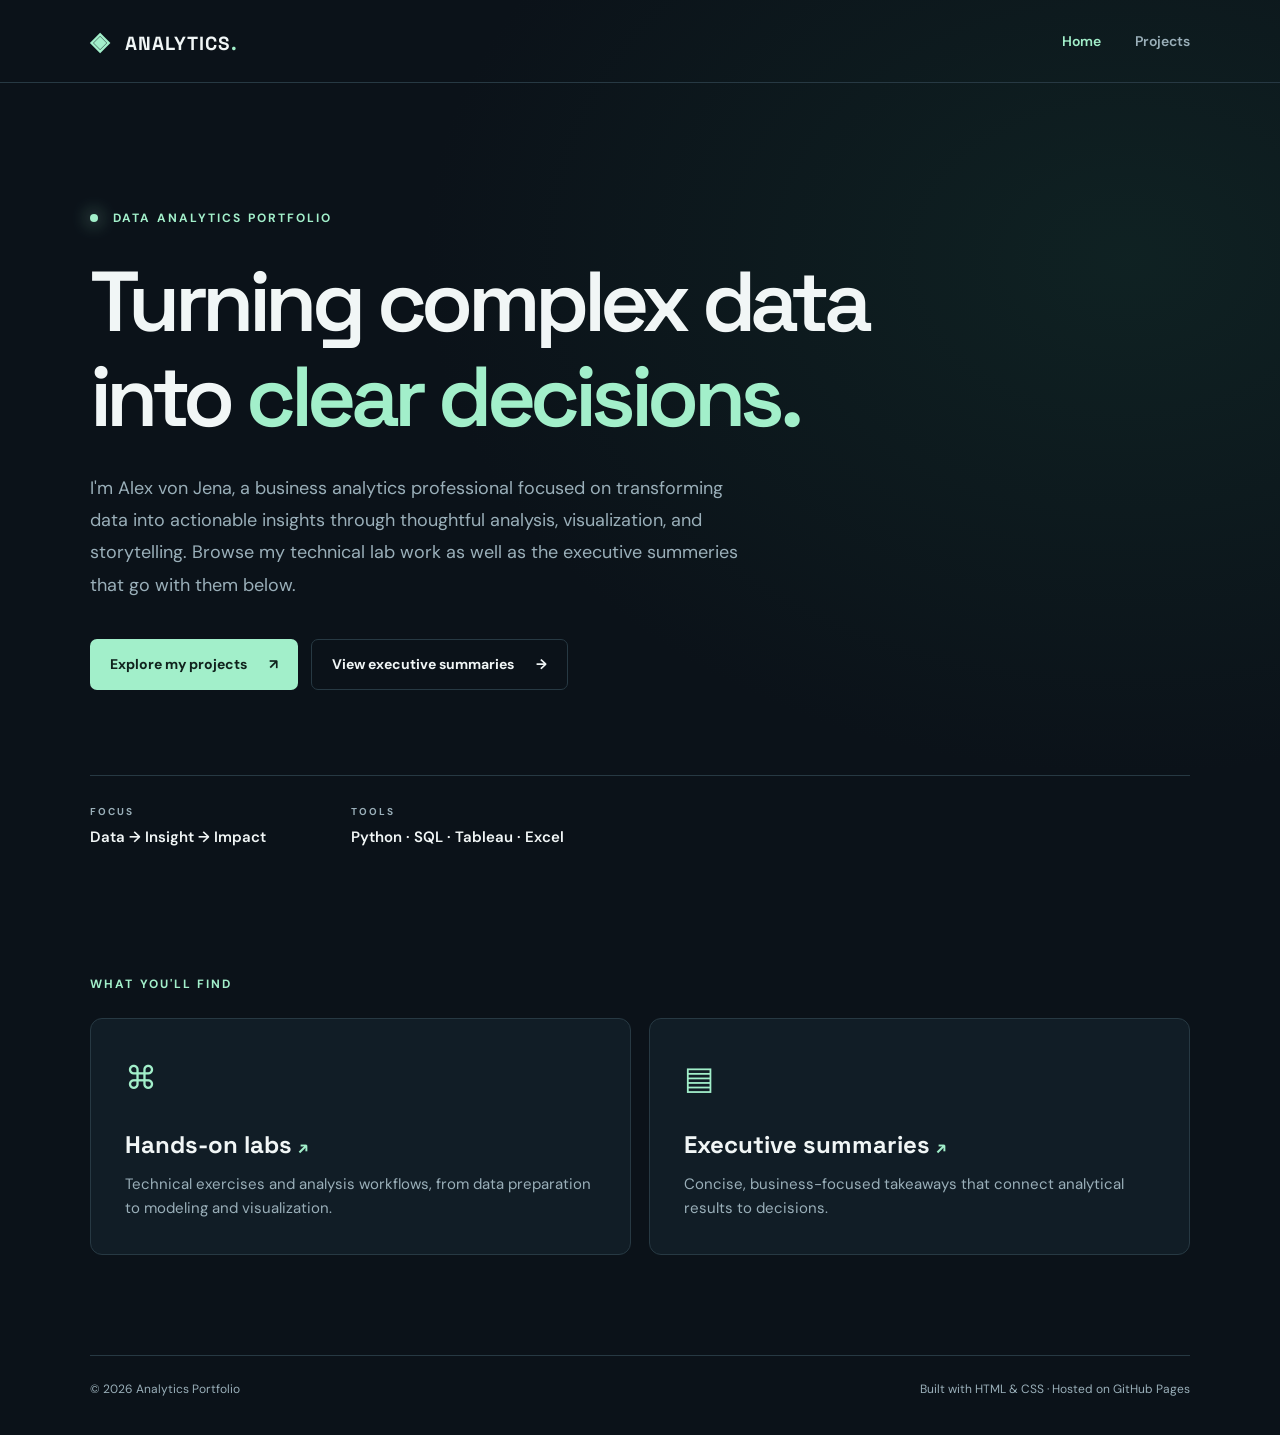
<file: index.html>
<!doctype html>
<html lang="en"><head><meta charset="utf-8"><meta name="viewport" content="width=device-width,initial-scale=1"><meta name="description" content="Data analytics portfolio featuring labs and executive summaries."><title>Analytics Portfolio | Home</title><link rel="stylesheet" href="styles.css"></head>
<body><header class="site-header"><div class="shell nav"><a class="brand" href="index.html"><span class="brand-mark">◈</span> ANALYTICS<span class="accent">.</span></a><nav aria-label="Main navigation"><a class="active" aria-current="page" href="index.html">Home</a><a href="projects.html">Projects</a></nav></div></header>
<main><section class="hero shell"><div class="eyebrow"><span class="dot"></span> DATA ANALYTICS PORTFOLIO</div><h1>Turning complex data<br>into <em>clear decisions.</em></h1><p class="lede">I'm Alex von Jena, a business analytics professional focused on transforming data into actionable insights through thoughtful analysis, visualization, and storytelling. Browse my technical lab work as well as the executive summeries that go with them below.</p><div class="actions"><a class="btn primary" href="projects.html">Explore my projects <span aria-hidden="true">↗</span></a><a class="btn secondary" href="projects.html#summaries">View executive summaries <span aria-hidden="true">→</span></a></div><div class="hero-rule"></div><div class="stats"><div><span class="stat-label">FOCUS</span><strong>Data → Insight → Impact</strong></div><div><span class="stat-label">TOOLS</span><strong>Python · SQL · Tableau · Excel</strong></div></div></section><section class="shell home-bottom"><div class="section-kicker">WHAT YOU'LL FIND</div><div class="feature-grid"><a class="feature" href="projects.html#labs"><span class="feature-icon">⌘</span><h2>Hands-on labs <span>↗</span></h2><p>Technical exercises and analysis workflows, from data preparation to modeling and visualization.</p></a><a class="feature" href="projects.html#summaries"><span class="feature-icon">▤</span><h2>Executive summaries <span>↗</span></h2><p>Concise, business-focused takeaways that connect analytical results to decisions.</p></a></div></section></main><footer class="shell footer"><span>© <span id="year"></span> Analytics Portfolio</span><span>Built with HTML & CSS · Hosted on GitHub Pages</span></footer><script>document.getElementById('year').textContent=new Date().getFullYear()</script></body></html>
</file>
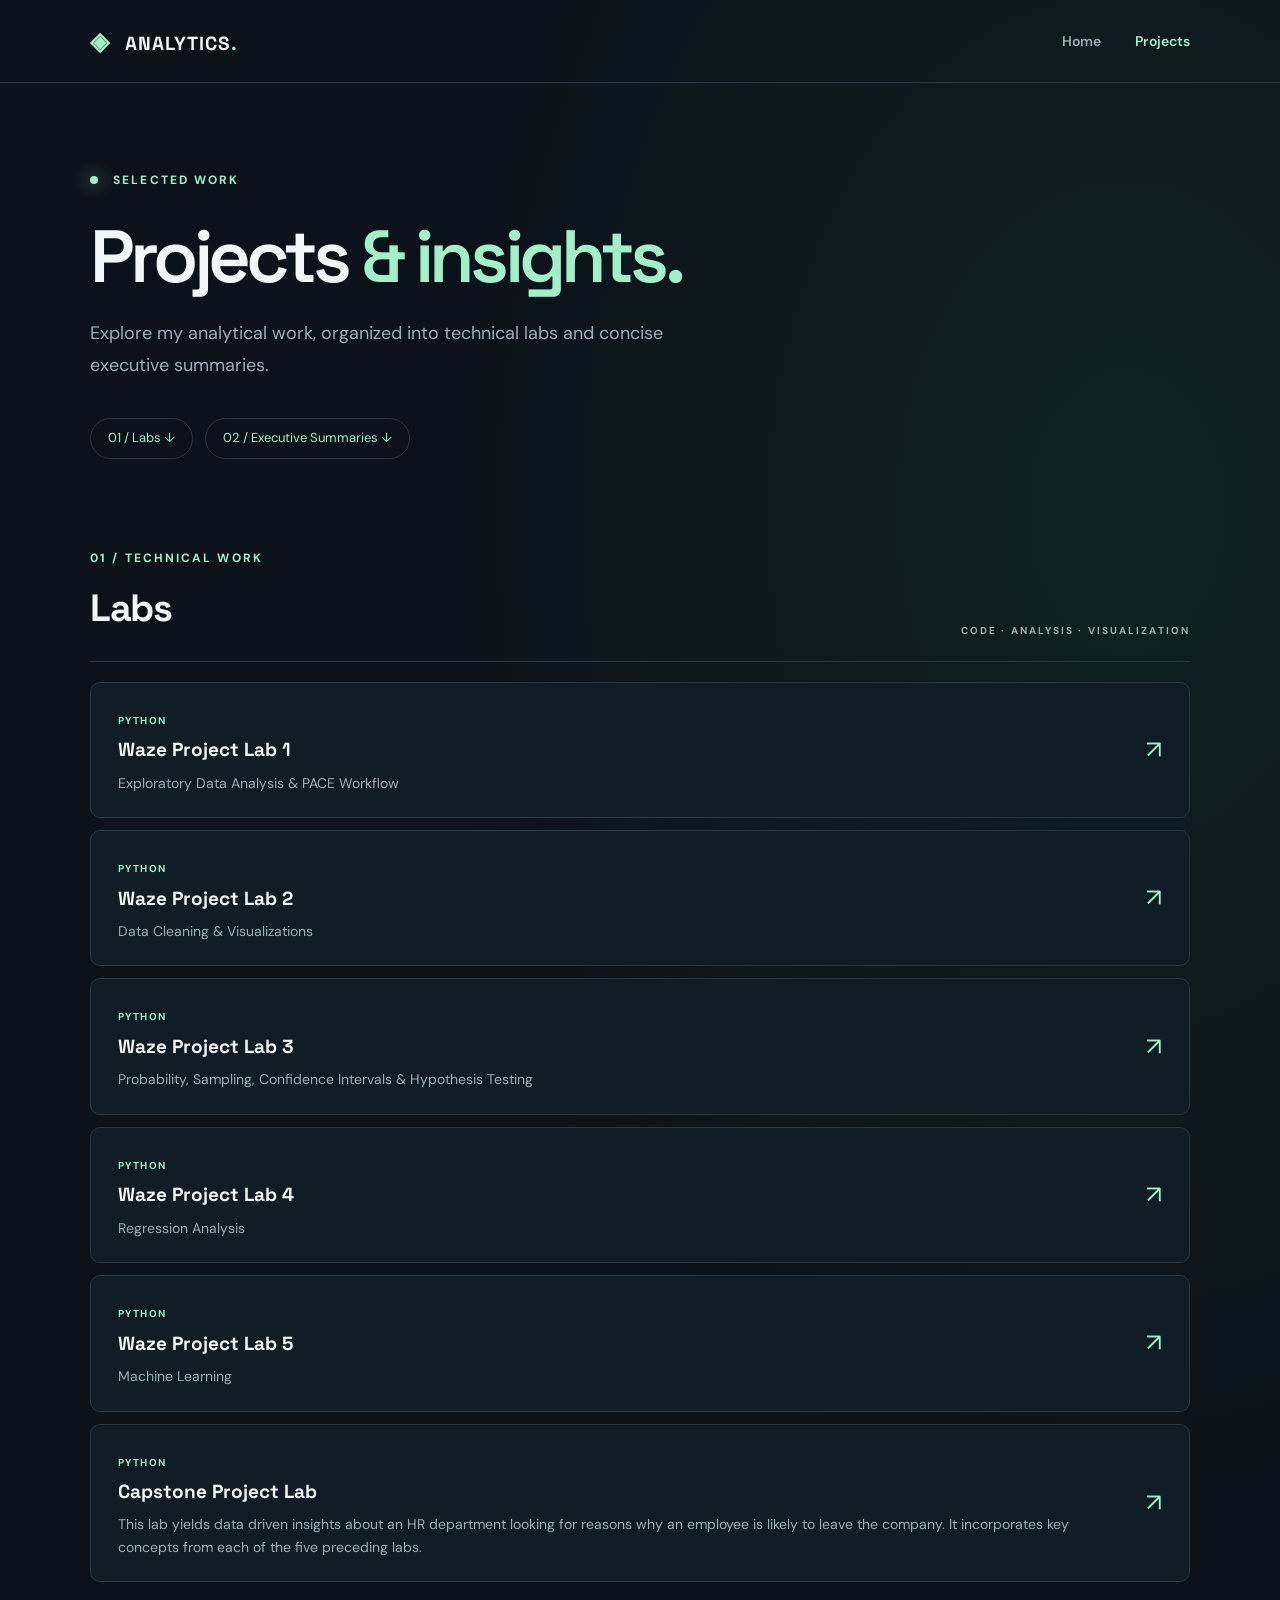
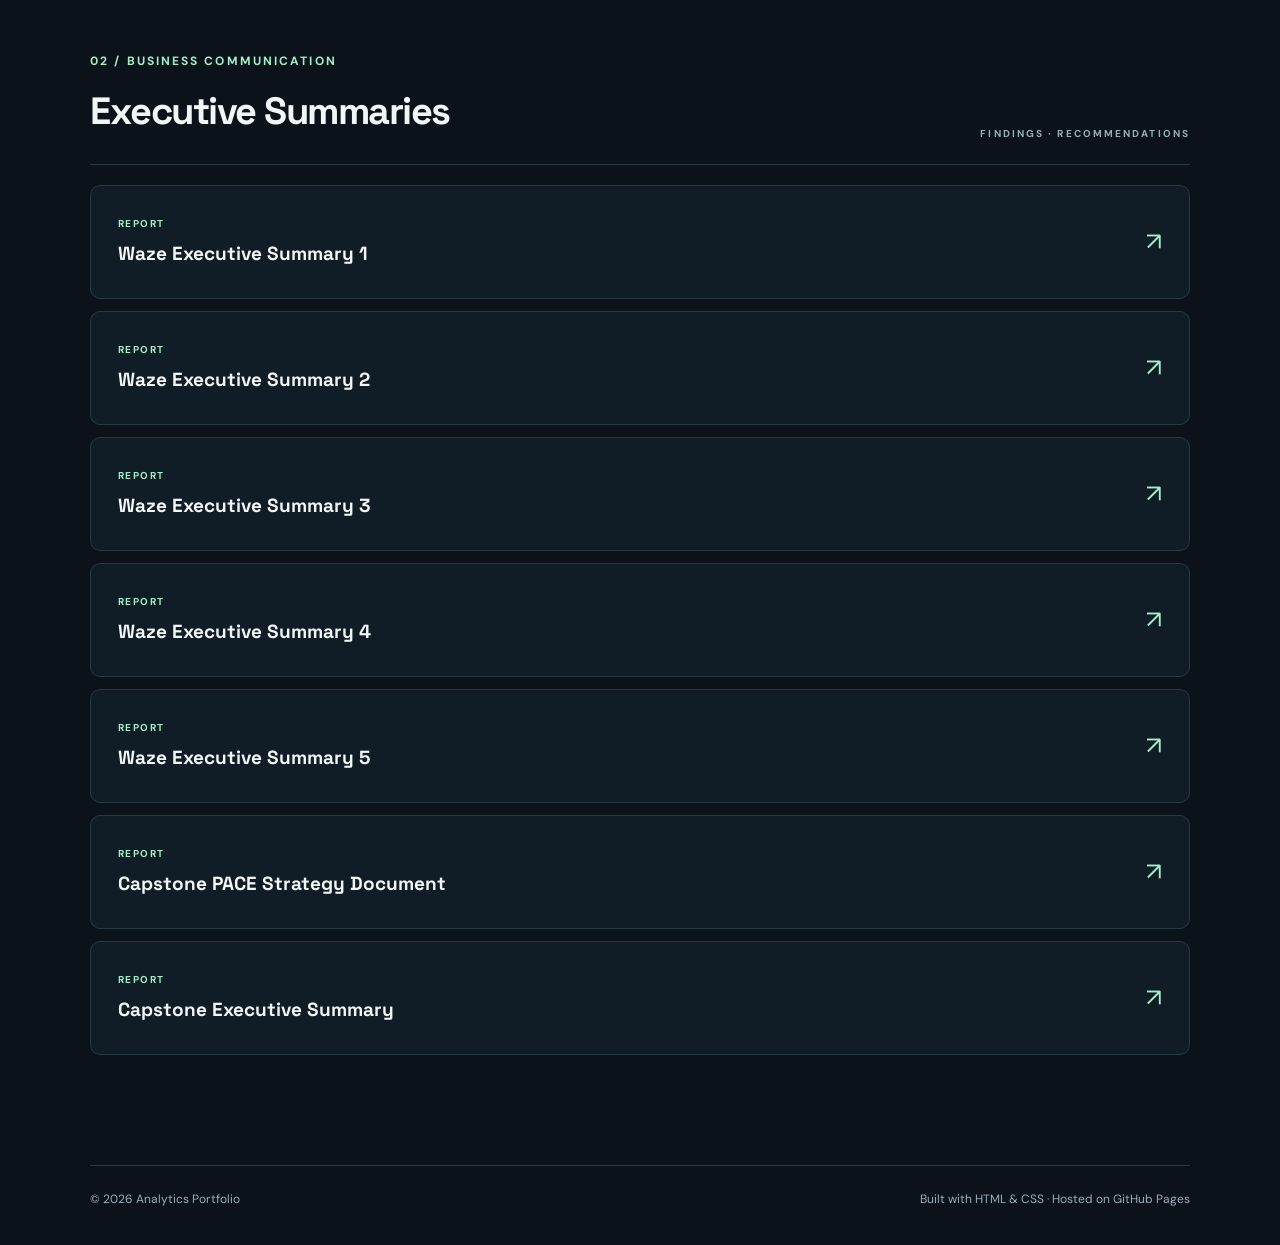
<file: projects.html>
<!doctype html>
<html lang="en"><head><meta charset="utf-8"><meta name="viewport" content="width=device-width,initial-scale=1"><meta name="description" content="Browse Labs and Executive Summaries."><title>Analytics Portfolio | Projects</title><link rel="stylesheet" href="styles.css"></head>
<body><header class="site-header"><div class="shell nav"><a class="brand" href="index.html"><span class="brand-mark">◈</span> ANALYTICS<span class="accent">.</span></a><nav aria-label="Main navigation"><a href="index.html">Home</a><a class="active" aria-current="page" href="projects.html">Projects</a></nav></div></header><main class="shell project-main"><div class="eyebrow"><span class="dot"></span> SELECTED WORK</div><h1>Projects <em>& insights.</em></h1><p class="lede project-lede">Explore my analytical work, organized into technical labs and concise executive summaries.</p><div class="jump-links"><a href="#labs">01 / Labs ↓</a><a href="#summaries">02 / Executive Summaries ↓</a></div><section class="project-section" id="labs"><div class="section-heading"><div><div class="section-kicker">01 / TECHNICAL WORK</div><h2>Labs</h2></div><span class="section-aside">CODE · ANALYSIS · VISUALIZATION</span></div><div id="labs-list" class="project-list"></div></section><section class="project-section" id="summaries"><div class="section-heading"><div><div class="section-kicker">02 / BUSINESS COMMUNICATION</div><h2>Executive Summaries</h2></div><span class="section-aside">FINDINGS · RECOMMENDATIONS</span></div><div id="summaries-list" class="project-list"></div></section></main><footer class="shell footer"><span>© <span id="year"></span> Analytics Portfolio</span><span>Built with HTML & CSS · Hosted on GitHub Pages</span></footer><script src="projects.js"></script></body></html>
</file>
<file: styles.css>
@import url('https://fonts.googleapis.com/css2?family=DM+Sans:wght@400;500;600;700&family=Space+Grotesk:wght@400;500;600;700&display=swap');
:root{color-scheme:dark;--bg:#0b1219;--panel:#111d26;--border:#273943;--text:#f1f6f6;--muted:#9aafb9;--accent:#a2efca}*{box-sizing:border-box}html{scroll-behavior:smooth}body{margin:0;background:radial-gradient(ellipse 55% 36% at 88% 18%,#14342e75,transparent),var(--bg);color:var(--text);font-family:'DM Sans',Arial,sans-serif;line-height:1.6}.shell{width:min(1100px,calc(100% - 48px));margin:auto}a{color:inherit;text-decoration:none}.site-header{border-bottom:1px solid var(--border)}.nav{height:82px;display:flex;justify-content:space-between;align-items:center}.brand{font-family:'Space Grotesk',sans-serif;font-size:19px;font-weight:700;letter-spacing:1px}.brand-mark,.accent{color:var(--accent)}.brand-mark{font-size:25px;margin-right:9px}.nav nav{display:flex;gap:34px}.nav nav a{color:var(--muted);font-size:14px;font-weight:600}.nav nav a:hover,.nav nav a.active{color:var(--accent)}.hero{padding:126px 0 78px}.eyebrow,.section-kicker,.stat-label,.section-aside{font-size:12px;letter-spacing:2.1px;font-weight:700;color:var(--accent)}.dot{display:inline-block;width:8px;height:8px;background:var(--accent);border-radius:50%;margin-right:10px;box-shadow:0 0 18px var(--accent)}h1,h2,h3,p{margin-top:0}h1,h2,h3{font-family:'Space Grotesk',sans-serif}h1{font-size:clamp(44px,7vw,85px);letter-spacing:-.065em;line-height:1.12;margin:26px 0 27px;font-weight:600}h1 em{font-style:normal;color:var(--accent)}.lede{font-size:18px;line-height:1.8;max-width:660px;color:var(--muted)}.actions{display:flex;gap:13px;flex-wrap:wrap;margin-top:38px}.btn{padding:13px 20px;border-radius:7px;font-size:14px;font-weight:700;display:inline-flex;align-items:center;gap:22px}.primary{background:var(--accent);color:#10221d}.secondary{border:1px solid var(--border);color:var(--text)}.btn:hover{transform:translateY(-2px);transition:transform .2s}.hero-rule{height:1px;background:var(--border);margin-top:85px}.stats{display:flex;gap:85px;margin-top:28px}.stats>div{display:flex;flex-direction:column;gap:5px}.stat-label{color:var(--muted);font-size:10px}.stats strong{font-size:15px;font-weight:600}.home-bottom{padding:48px 0 100px}.feature-grid{display:grid;grid-template-columns:1fr 1fr;gap:18px;margin-top:24px}.feature{background:var(--panel);border:1px solid var(--border);padding:34px;border-radius:12px;transition:border-color .2s,transform .2s}.feature:hover,.project-item:hover{border-color:var(--accent);transform:translateY(-2px)}.feature-icon{color:var(--accent);font-size:32px}.feature h2{font-size:24px;margin:22px 0 8px}.feature h2 span{color:var(--accent);font-size:17px}.feature p{color:var(--muted);font-size:15px;margin:0}.footer{border-top:1px solid var(--border);padding:24px 0 36px;display:flex;justify-content:space-between;gap:20px;color:var(--muted);font-size:12px}.project-main{padding-top:88px;padding-bottom:110px}.project-main h1{font-size:clamp(46px,6vw,74px);margin-bottom:18px}.project-lede{max-width:650px}.jump-links{display:flex;gap:12px;margin:36px 0 90px;flex-wrap:wrap}.jump-links a{border:1px solid var(--border);border-radius:30px;padding:9px 17px;font-size:13px;color:var(--accent)}.project-section{margin-top:70px;scroll-margin-top:30px}.section-heading{display:flex;align-items:end;justify-content:space-between;border-bottom:1px solid var(--border);padding-bottom:22px;gap:20px}.section-heading h2{font-size:38px;letter-spacing:-1.5px;margin:10px 0 0}.section-aside{color:var(--muted);font-size:10px}.project-list{display:grid;gap:12px;padding-top:20px}.project-item{background:var(--panel);border:1px solid var(--border);border-radius:10px;padding:23px 27px;display:flex;align-items:center;justify-content:space-between;gap:22px;transition:transform .2s,border-color .2s}.project-item h3{font-size:19px;margin:4px 0 6px}.project-item p{font-size:14px;color:var(--muted);margin:0}.tag{font-size:10px;letter-spacing:1.4px;color:var(--accent);font-weight:700}.arrow{color:var(--accent);font-size:25px;flex:none}.empty{border:1px dashed #45615a;border-radius:10px;padding:30px;color:var(--muted);font-size:14px}.empty strong{display:block;color:var(--text);margin-bottom:6px}.empty code{color:var(--accent)}@media(max-width:650px){.shell{width:min(100% - 34px,1100px)}.nav{height:70px}.nav nav{gap:20px}.brand{font-size:15px}.hero{padding-top:82px}.hero-rule{margin-top:65px}.stats{flex-direction:column;gap:23px}.feature-grid{grid-template-columns:1fr}.footer{flex-direction:column}.project-main{padding-top:65px}.jump-links{margin-bottom:65px}.section-aside{display:none}.project-item{padding:20px}}
</file>
